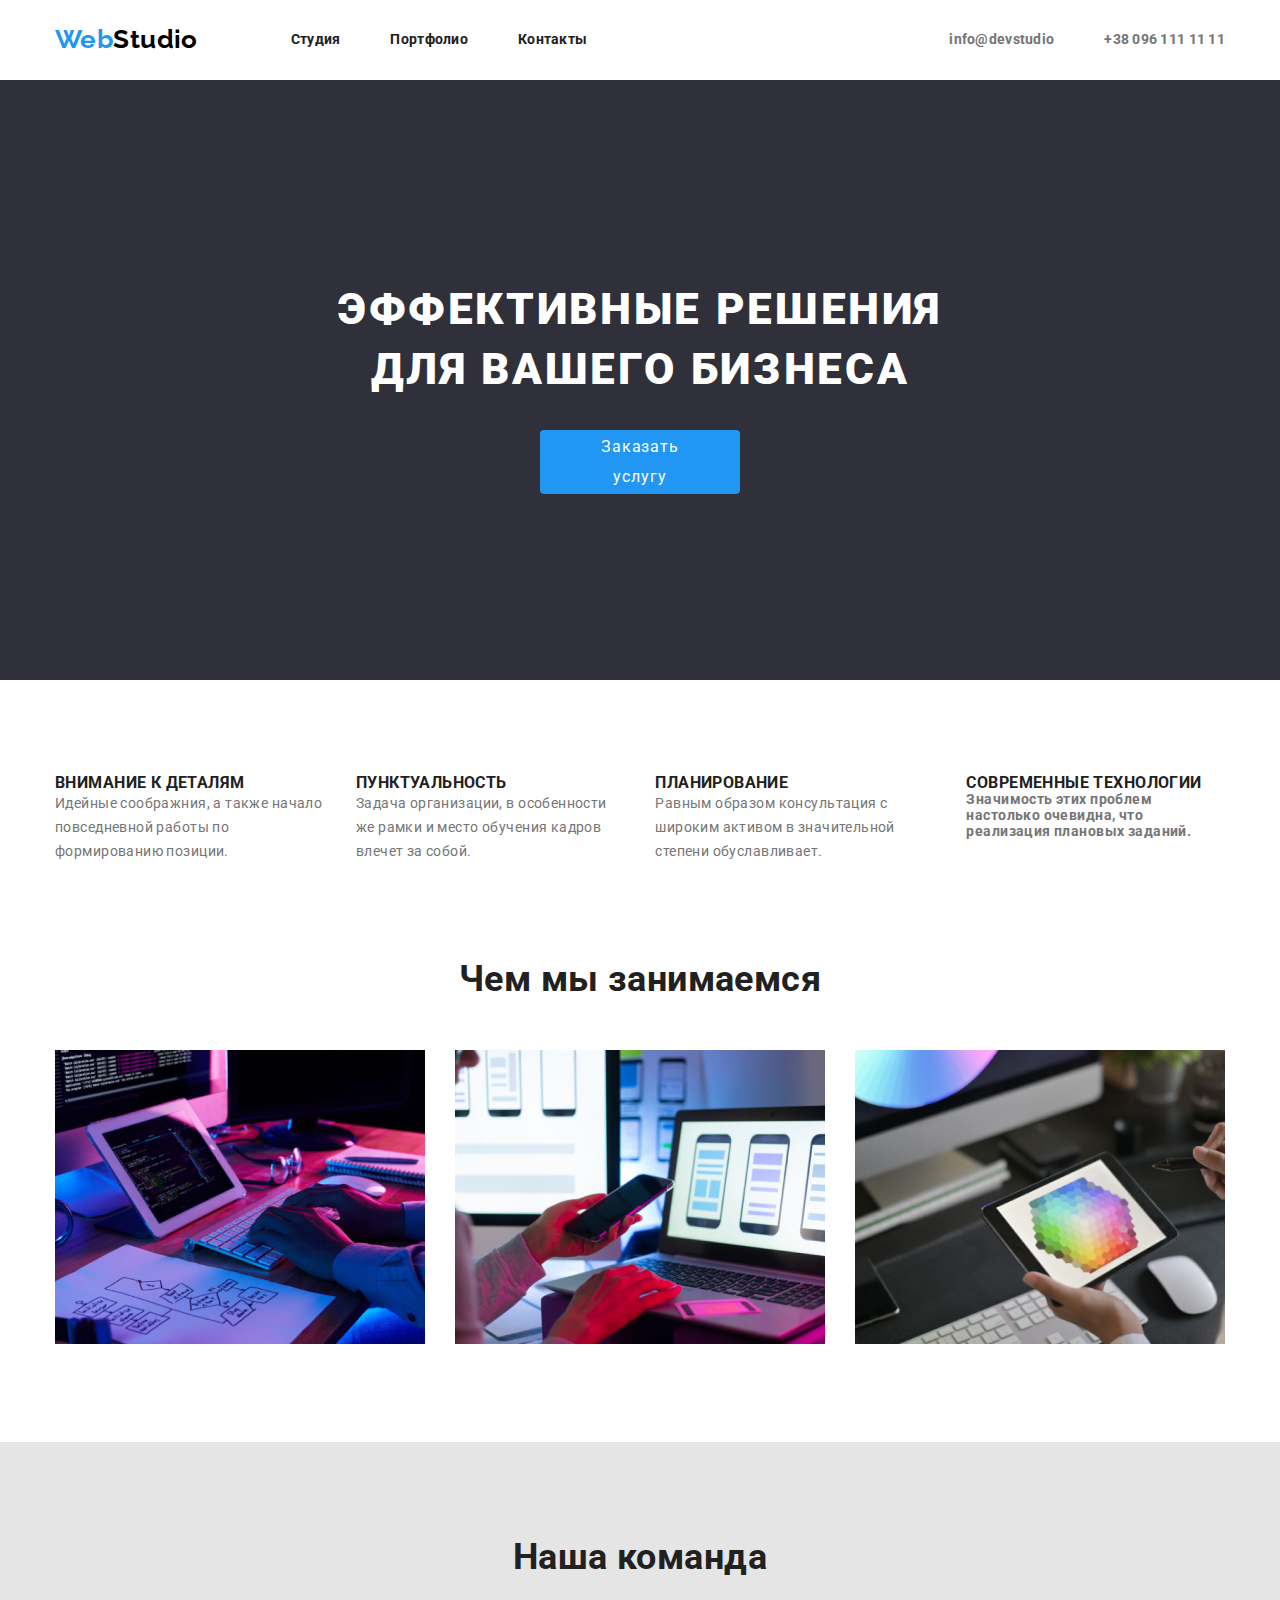
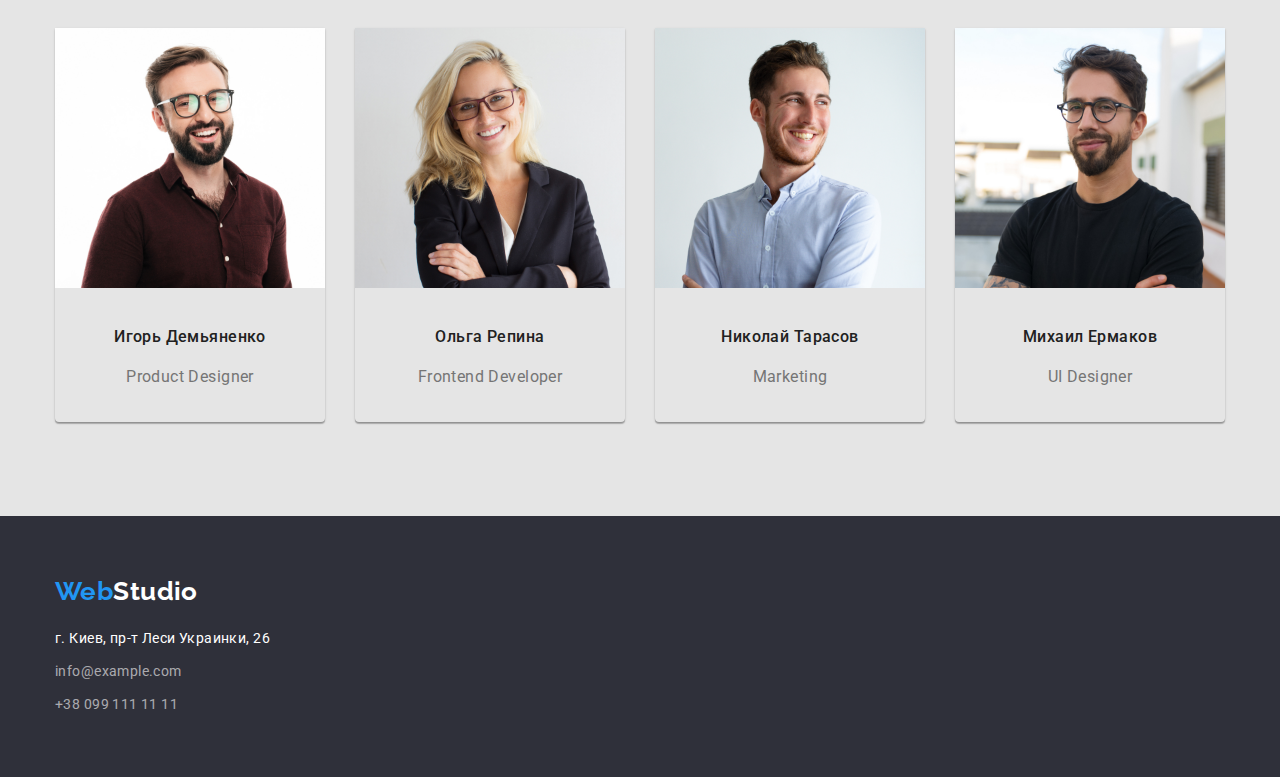
<file: index.html>
<!DOCTYPE html>
<html lang="ru">
<head>
    <meta charset="UTF-8">
    <meta name="viewport" content="width=device-width, initial-scale=1.0">
    <link href="https://fonts.googleapis.com/css2?family=Raleway:wght@100;600&family=Roboto:wght@100;400;500;700;900&display=swap" rel="stylesheet">
    <link rel="stylesheet" href="https://cdnjs.cloudflare.com/ajax/libs/modern-normalize/1.0.0/modern-normalize.min.css">
    <link rel="stylesheet" href="./css/style.css">
    <title>goit-markup-hw-02</title>
</head>
<body>
    <header class="header">
        <div class="container">
        <nav class="navigation">
            <a class="logo link" href="index.html" lang="en"><span class="web link">Web </span>Studio</a>
            <ul class="navigation-list list">
                <li class="navigation-list-item">
                <a class="navigation-list-link link" href="index.html">Студия</a>    
                </li>
                <li class="navigation-list-item">
                <a class="navigation-list-link link" href="portfolio.html">Портфолио</a> 
                </li>
                <li class="navigation-list-item">
                <a class="navigation-list-link link" href="">Контакты</a> 
                </li>
            </ul>
        </nav>
        <div class="header-ul">
        <ul class="header-adress list">
            <li>
                <a class="header-adress mail link" href="mailto:info@devstudio">info@devstudio</a>
            </li>
            <li>
                <a class="header-adress link" href="tel:380961111111">+38 096 111 11 11</a>
            </li>
        </ul>
        </div>
        </div>
    </header>
    <main>
        <!--Заказ услуг-->
       <section class="services">
           <div class="container">
            <h1 class="hero-title">ЭФФЕКТИВНЫЕ РЕШЕНИЯ ДЛЯ ВАШЕГО БИЗНЕСА</h1>
            <button class="modal-btn">Заказать услугу</button>
           </div>
        </section>
        <!--Приоритеты компании-->
        <section>
            <div class="container">
            <ul class="prioriti-list list">
                <li class="prioriti-link">
                    <h3 class="heading3">ВНИМАНИЕ К ДЕТАЛЯМ</h3>
                    <p class="prioriti">
                        Идейные соображния, а также начало повседневной работы по формированию позиции.
                    </p>
                </li>
                <li class="prioriti-link">
                    <h3 class="heading3">ПУНКТУАЛЬНОСТЬ</h3>
                    <p class="prioriti">
                        Задача организации, в особенности же рамки и место обучения кадров влечет за собой.
                    </p>
                </li>
                <li class="prioriti-link">
                    <h3 class="heading3">ПЛАНИРОВАНИЕ</h3>
                    <p class="prioriti">
                        Равным образом консультация с широким активом в значительной степени обуславливает.
                    </p>
                </li>
                <li class="prioriti-link">
                    <h3 class="heading3">СОВРЕМЕННЫЕ ТЕХНОЛОГИИ</h3>
                    <p>
                        Значимость этих проблем настолько очевидна, что реализация плановых заданий.
                    </p>
                </li>
            </ul>
            </div>
         </section>
         <!--Виды деятельности-->
         <section>
            <div class="containe">
            <h2 class="heading2">Чем мы занимаемся</h2>
            <ul class="activities-list list">
                <li class="activities-link">
                    <img src="./images/img1.jpg" alt="фото компьютера" width="370" height="294">
                </li>
                <li class="activities-link">
                    <img src="./images/img2.jpg" alt="фото ноутбука" width="370" height="294">
                 </li>
                <li class="activities-link">
                    <img src="./images/img3.jpg" alt="фото планшета" width="370" height="294">
                 </li>
            </ul>
            </div>
        </section>
        <!--Наши сотрудники-->
        <section class="profession">
            <div class="container">
            <h2 class="heading2">Наша команда</h2>
                <ul class="profession-list list">
                 <li class="profession-linl">
                    <img class="profession-img" src="./images/Photo1.jpg" alt="photo Product Designer" width="270" height="260">
                    <p class="name">Игорь Демьяненко</p>
                    <p class="profession-name">Product Designer</p>
                </li>
                <li class="profession-linl">
                    <img class="profession-img" src="./images/Photo2.jpg" alt="photo Frontend Developer" width="270" height="260">
                    <p class="name">Ольга Репина</p>
                    <p class="profession-name">Frontend Developer</p>
                </li>
                <li class="profession-linl">
                    <img class="profession-img" src="./images/Photo3.jpg" alt="photo Marketing" width="270" height="260">
                    <p class="name">Николай Тарасов</p>
                    <p class="profession-name">Marketing</p>
                </li>
                <li class="profession-linl">
                    <img class="profession-img" src="./images/Photo4.jpg" alt="photo UI Designer" width="270" height="260">
                    <p class="name">Михаил Ермаков</p>
                    <p class="profession-name">UI Designer</p>
                </li>    
                </ul>
            </div>
        </section>
    </main>
    <footer class="footer">
        <div class="container">
        <a class="logo-footer link" href="index.html" lang="en"><span class="web link">Web </span>Studio</a>
        <ul class="footer-list list">
            <li class="footer-link">
                <address>
                <a class="adress link" href="https://goo.gl/maps/eEJU2auMTQiU7aT29" target="_blank">г. Киев, пр-т Леси Украинки, 26</a>
                </address>
            </li>
            <li class="footer-link">
                <address>
                <a class="e-mail link" href="mailto:info@example.com">info@example.com</a>
                </address>
            </li>
            <li class="footer-link">
                <address>
                <a class="tel link" href="tel:380991111111">+38 099 111 11 11</a>
                </address>
            </li>
        </ul>
        </div>
    </footer>
</body>
</html>
</file>
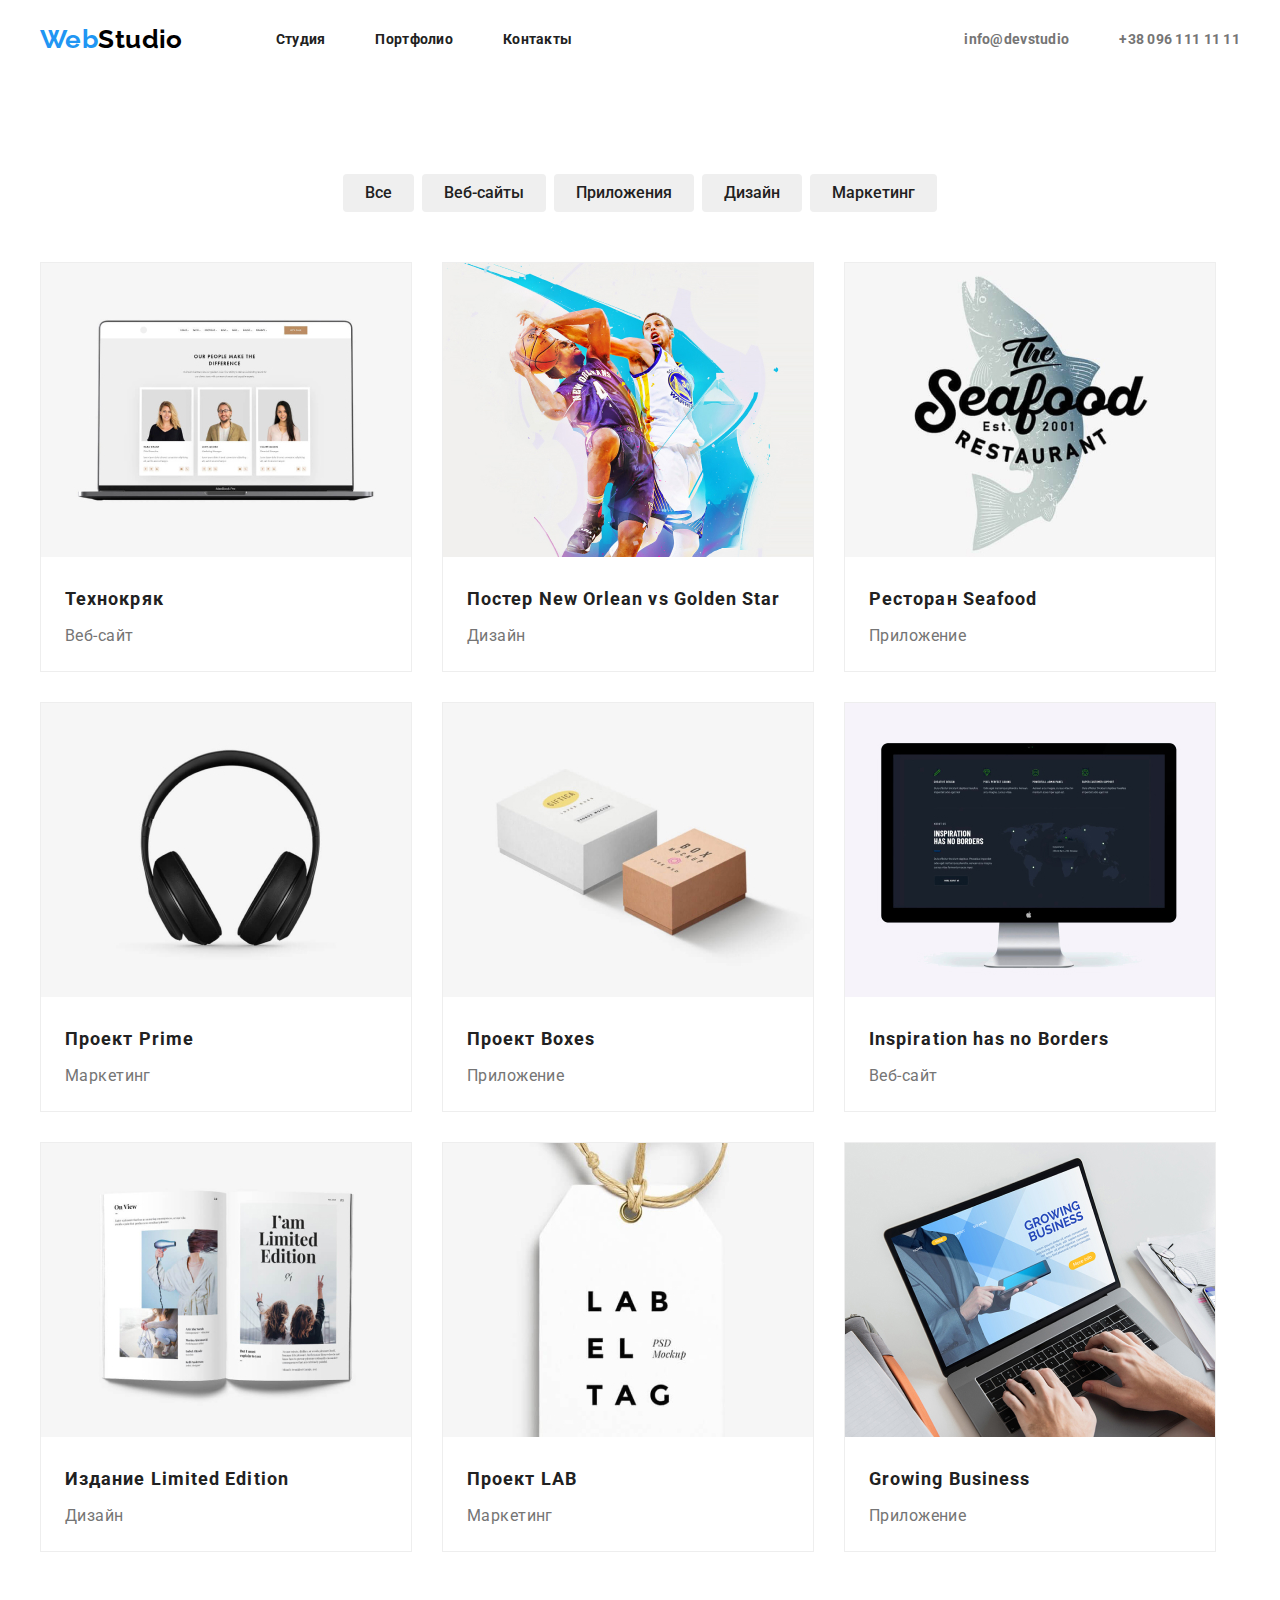
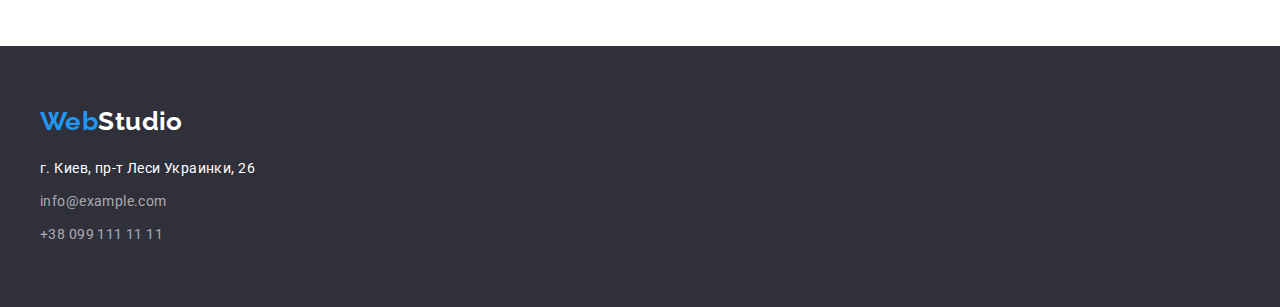
<file: portfolio.html>
<!DOCTYPE html>
<html lang="en">
<head>
    <meta charset="UTF-8">
    <meta name="viewport" content="width=device-width, initial-scale=1.0">
    <link href="https://fonts.googleapis.com/css2?family=Raleway:wght@100;600&family=Roboto:wght@100;400;500;700;900&display=swap" rel="stylesheet">
    <link rel="stylesheet" href="./css/normalize.css">
    <link rel="stylesheet" href="./css/style.css">
    <title>goit-markup-hw-02</title>
</head>
<body>
    <!--ШАПКА САЙТА-->
    <header class="header">
        <div class="container">
        <nav class="navigation">
            <a class="logo link" href="index.html" lang="en"><span class="web link">Web </span>Studio</a>
            <ul class="navigation-list list">
                <li class="navigation-list-item">
                <a class="navigation-list-link link" href="index.html">Студия</a>    
                </li>
                <li class="navigation-list-item">
                <a class="navigation-list-link link" href="portfolio.html">Портфолио</a> 
                </li>
                <li class="navigation-list-item">
                <a class="navigation-list-link link" href="">Контакты</a> 
                </li>
            </ul>
        </nav>
        <div class="header-ul">
        <ul class="header-adress list">
            <li>
                <a class="header-adress mail link" href="mailto:info@devstudio">info@devstudio</a>
            </li>
            <li>
                <a class="header-adress link" href="tel:380961111111">+38 096 111 11 11</a>
            </li>
        </ul>
        </div>
        </div>
    </header>
    <main>
        <section>
        <div class="container">
        <h1 hidden>Наши работы</h1>
        <ul class="our-work-list list">
            <li class="our-work-link">
                <button class="button-our-work">Все</button>
            </li>
            <li class="our-work-link">
                <button class="button-our-work">Веб-сайты</button>
            </li>
            <li class="our-work-link">
                <button class="button-our-work">Приложения</button>
            </li>
            <li class="our-work-link">
                <button class="button-our-work">Дизайн</button>
            </li>
            <li class="our-work-link">
                <button class="button-our-work">Маркетинг</button>
            </li>
        </ul>
        </div>
        </section>
        <section>
        <div class="container">
        <h1 hidden>Все работы</h1>
        <ul class="all-work-list list">
            <li class="all-work-link">
                <a class="link" href="">
                <img class="all-work-img" src="./images/Технокряк.jpg" alt="Технокряк">
                <h2 class="all-work">Технокряк</h2>
                <p class="all-project">Веб-сайт</p>
                <p hidden>Технокряк это современная площадка распространения коронавируса. Компании используют эту платформу для цифрового шпионажа и атак на защищённые сервера конкурентов.</p>
                </a>
            </li>
            <li class="all-work-link">
                <a class="link" href="">
                <img class="all-work-img" src="./images/ПостерNewOrleanvsGoldenStar.jpg" alt="Постер New Orlean vs Golden Star">
                <h2 class="all-work">Постер New Orlean vs Golden Star</h2>
                <p class="all-project">Дизайн</p>
                </a>
            </li>
            <li class="all-work-link">
                <a class="link" href="">
                <img class="all-work-img" src="./images/РесторанSeafood.jpg" alt="Ресторан Seafood">
                <h2 class="all-work">Ресторан Seafood</h2>
                <p class="all-project">Приложение</p>
                </a>
            </li>
            <li class="all-work-link">
                <a class="link" href="">
                <img class="all-work-img" src="./images/ПроектPrime.jpg" alt="Проект Prime">
                <h2 class="all-work">Проект Prime</h2>
                <p class="all-project">Маркетинг</p>
                </a>
            </li>
            <li class="all-work-link">
                <a class="link" href="">
                <img class="all-work-img" src="./images/ПроектBoxes.jpg" alt="Проект Boxes">
                <h2 class="all-work">Проект Boxes</h2>
                <p class="all-project">Приложение</p>
                </a>
            </li>
            <li class="all-work-link">
                <a class="link" href="">
                <img class="all-work-img" src="./images/InspirationhasnoBorders.jpg" alt="Inspiration has no Borders">
                <h2 class="all-work">Inspiration has no Borders</h2>
                <p class="all-project">Веб-сайт</p>
                </a>
            </li>
            <li class="all-work-link">
                <a class="link" href="">
                <img class="all-work-img" src="./images/ИзданиеLimitedEdition.jpg" alt="Издание Limited Edition">
                <h2 class="all-work">Издание Limited Edition</h2>
                <p class="all-project">Дизайн</p>
                </a>
            </li>
            <li class="all-work-link">
                <a class="link" href="">
                <img class="all-work-img" src="./images/ПроектLAB.jpg" alt="Проект LAB">
                <h2 class="all-work">Проект LAB</h2>
                <p class="all-project">Маркетинг</p>
                </a>
            </li>
            <li class="all-work-link">
                <a class="link" href="">
                <img class="all-work-img" src="./images/GrowingBusiness.jpg" alt="Growing Business">
                <h2 class="all-work">Growing Business</h2>
                <p class="all-project">Приложение</p>
                </a>
            </li>
        </ul>
        </div>
        </section>
    </main>
    <footer class="footer">
        <div class="container">
        <a class="logo-footer link" href="index.html" lang="en"><span class="web link">Web </span>Studio</a>
        <ul class="footer-list list">
            <li class="footer-link">
                <address>
                <a class="adress link" href="https://goo.gl/maps/eEJU2auMTQiU7aT29" target="_blank">г. Киев, пр-т Леси Украинки, 26</a>
                </address>
            </li>
            <li class="footer-link">
                <address>
                <a class="e-mail link" href="mailto:info@example.com">info@example.com</a>
                </address>
            </li>
            <li class="footer-link">
                <address>
                <a class="tel link" href="tel:380991111111">+38 099 111 11 11</a>
                </address>
            </li>
        </ul>
        </div>
    </footer>
</body>
</html>
</file>
<file: css/style.css>
body {
font-family: Roboto;
font-style: normal;
font-weight: bold;
font-size: 14px;
line-height: 1.14;
letter-spacing: 0.03em;
background-color: #ffffff;
color: #757575;
}

.link {
text-decoration: none;
display: block;
padding: 0px;
margin: 0px;
}

.list {
list-style: none;
padding: 0px;
margin: 0px;
}

/*Header*/

.logo, 
.web {
font-family: Raleway;
font-style: normal;
font-weight: bold;
font-size: 26px;
line-height: 31px;   
}

.web {
color:#2196F3;
}

.logo {
color: #000000;
}

.navigation-list-link,
.header-adress {
letter-spacing: 0.02em;
}

.navigation-list-link {
color: #212121;
}

.header-adress {
color: #757575;
}

.navigation-list-link:hover,
.navigation-list-link:focus,
.header-adress:hover,
.header-adress:focus {
color: #2196F3;;
}

.container {
width: 1200px;
padding-left: 15px;
padding-right: 15px;
margin-left: auto;
margin-right: auto;
}

.navigation-list {
display: flex;
}
.navigation-list-item:not(:last-child) {
margin-right: 50px;
}

.logo{
display: flex;
margin-right: 93px;
}

.navigation {
display: flex;
align-items: center;
}

.header .container {
display: flex;
align-items: center;
}

.header-adress {
display: flex;
}

.header-ul {
display: flex;
margin-left: auto;
}

.mail {
margin-right: 50px;
}

.navigation-list-link{
padding-top: 32px;
padding-bottom: 32px;
}

/*main Заказ услуг */

h1{
margin: 0px;
margin-block-start: 0em;
margin-block-end: 0em;
}

button{
display: block;
margin: 0;
padding: 0;
border: 0;
}

.services{
background-color: #2F303A;
}

.hero-title {
font-weight: 900;
font-size: 44px;
line-height: 1.36;
text-align: center;
letter-spacing: 0.06em;
text-transform: uppercase;
color: #FFFFFF;
background: #2F303A;
padding-top: 200px;
padding-bottom: 280px;
padding-left: 237px;
padding-right: 237px;
}

.modal-btn{
font-size: 16px;
line-height: 1.88;
display: flex;
align-items: center;
text-align: center;
letter-spacing: 0.06em;
color: #ffffff;
background-color: #2196F3;
border-radius: 4px;
position: absolute;
width: 200px;
height: 50px;
margin-left: 485px;
margin-right: 485px;
top: 430px;
padding-left: 32px;
padding-right: 32px;
padding-top: 32px;
padding-bottom: 32px;
}

/*main Приоритеты компании, Виды деятельности*/

h2,
h3,
p{
margin: 0px;
padding: 0px;
}

.prioriti-list{
display: flex;
justify-content: center;
padding-top: 94px;
}

.prioriti-link:not(:last-child){
margin-right: 30px;
}

.activities-list{
display: flex;
justify-content: center;
padding-bottom: 94px;
}

.activities-link:not(:last-child){
margin-right: 30px;
}

.heading3{
text-transform: uppercase;
color: #212121;
}

.prioriti{
font-weight: normal;
font-size: 14px;
line-height: 1.71;
}

.heading2{
font-size: 36px;
line-height: 1.17;
text-align: center;
color: #212121;
margin-bottom: 50px;
padding-top: 94px;


}

/*main Наши сотрудники*/


.profession{
    background-color: #E5E5E5;
}
.profession-list{
display: flex;
justify-content: center;
padding-bottom: 94px;
}

.profession-linl:not(:last-child){
margin-right: 30px;
}

.profession-linl{
box-shadow: 0px 1px 3px rgba(0, 0, 0, 0.12), 0px 1px 1px rgba(0, 0, 0, 0.14), 0px 2px 1px rgba(0, 0, 0, 0.2);
border-radius: 0px 0px 4px 4px;
}
.profession-img {
margin-bottom: 30px;
}

.name{
font-weight: 500;
font-size: 16px;
line-height: 1.88;
text-align: center;
color: #212121;
margin-bottom: 10px;
}

.profession-name {
font-weight: normal;
font-size: 16px;
line-height: 1.88;
text-align: center;
margin-bottom: 30px;
}

/*footer*/

.footer-link:not(:last-child){
margin-bottom: 9px;
}

.footer-list{
padding-bottom: 60px;
}

.adress{
font-style: normal;
font-weight: normal;
font-size: 14px;
line-height: 1.71;
color: #ffffff;
}

.e-mail,
.tel {
font-style: normal;
font-weight: normal;
font-size: 14px;
line-height: 1.71;
color: rgba(255, 255, 255, 0.6);
}

.footer{
background: #2F303A;
}

.logo-footer{
font-family: Raleway;
font-size: 26px;
line-height: 1.19;    
color: #ffffff;
display: flex;
margin-bottom: 20px;
padding-top: 60px;
}

/*Portfolio*/

.img{
display: block;
}

.our-work-list{
display: flex;
justify-content: center;
padding-top: 94px;
padding-bottom: 50px;
}

.our-work-link:not(:last-child){
margin-right: 8px;
}

.button-our-work{
font-weight: 500;
font-size: 16px;
line-height: 1.63;
text-align: center;
color: #212121;
border-radius: 4px;
padding-top: 6px;
padding-bottom: 6px;
padding-left: 22px;
padding-right: 22px;
}

.button-our-work:hover,
.button-our-work:focus {
background-color: #2196F3 ;
color: #ffffff;
}

.all-work-list{
display: flex;
flex-wrap: wrap;
padding-bottom: 94px;
}

.all-work-link:not(:nth-child(3n+3)){
margin-right: 30px;
}

.all-work-link:nth-last-child(n+4){
margin-bottom: 30px;}

.all-work-img{
margin-bottom: 20px;
}

.all-work-link{
border: 1px solid #EEEEEE;;
}

.all-work{
font-size: 18px;
line-height: 2;
letter-spacing: 0.06em;
color: #212121;
margin-bottom: 4px;
padding-left: 24px;
}

.all-project{
font-weight: normal;
font-size: 16px;
line-height: 1.88;
color: #757575;
padding-left: 24px;
padding-bottom: 20px;
}
</file>
